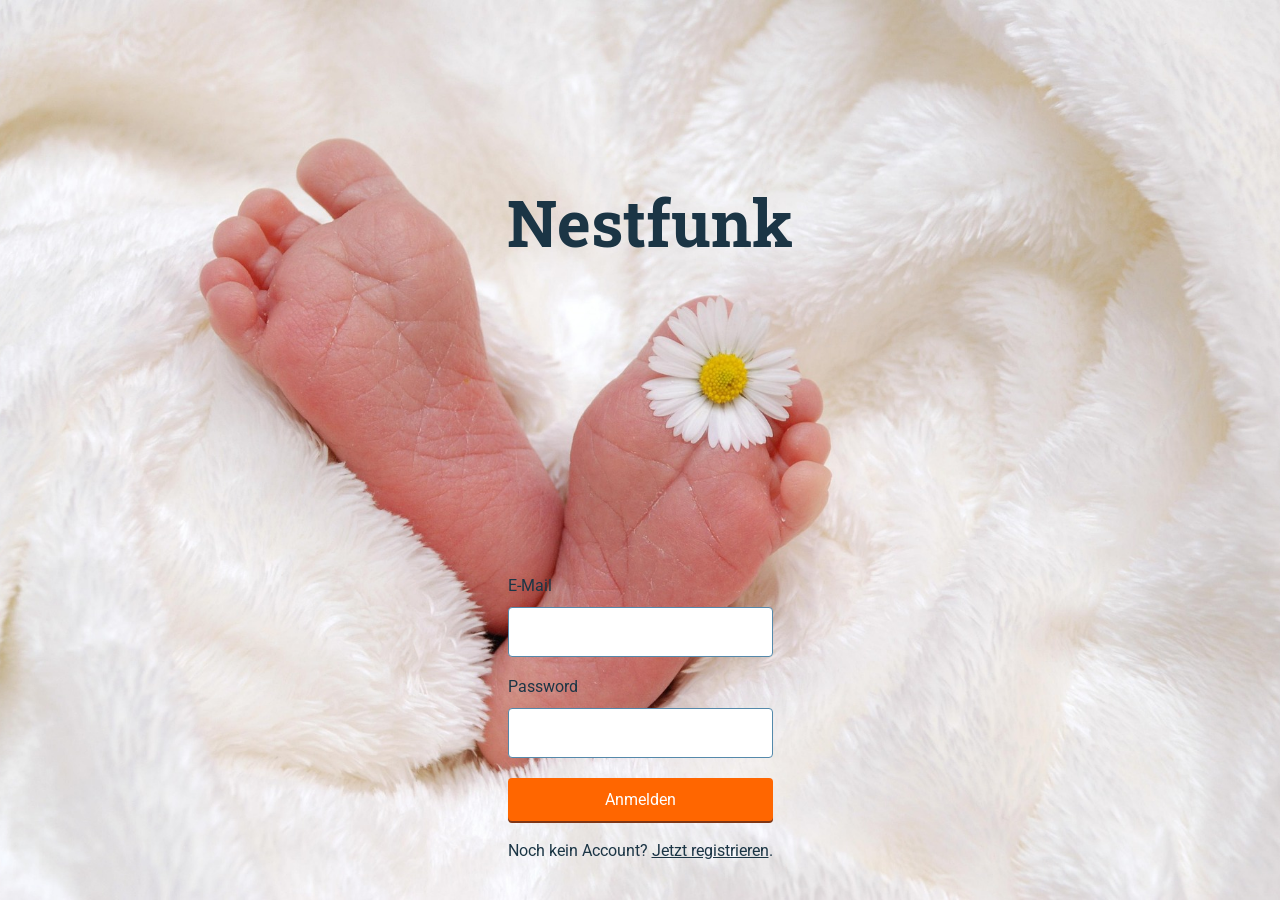
<file: login.html>
<!----------------------------------------------------
* login.html
- Anzeige einer Login-Seite
- Eingabefelder für E-Mail und Passwort
- Link zur Registrierung

* Client-seitiger Code: wird dem Client vom Server bereitgestellt und auf dem Client ausgeführt
* eingebundenes JS: js/login.js
* eingebundenes CSS: css/design_system.css, css/style.css, css/login_register.css
------------------------------------------------------>

<!doctype html>
<html lang="en">
  <head>
    <meta charset="UTF-8" />
    <meta name="viewport" content="width=device-width, initial-scale=1.0" />
    <title>Nestfunk</title>
    <link rel="preconnect" href="https://fonts.googleapis.com" />
    <link rel="preconnect" href="https://fonts.gstatic.com" crossorigin />
    <link
      href="https://fonts.googleapis.com/css2?family=Roboto+Slab:wght@100..900&family=Roboto:ital,wght@0,100..900;1,100..900&display=swap"
      rel="stylesheet"
    />
    <link rel="stylesheet" href="css/design_system.css" />
    <link rel="stylesheet" href="css/style.css" />
    <link rel="stylesheet" href="css/login_register.css" />
  </head>
  <body>
    <div class="login-container">
      <!-- Brand Header -->
      <div class="brand">
        <h1 class="brand-title">Nestfunk</h1>
      </div>

      <!-- Login Form -->
      <form id="loginForm" class="login-form">
        <div class="form-group">
          <label for="email" class="">E-Mail</label>
          <input
            type="email"
            id="email"
            class="form-input"
            placeholder=""
            required
          />
        </div>
        <div class="form-group">
          <label for="password" class="">Password</label>
          <input
            type="password"
            id="password"
            class="form-input"
            placeholder=""
            required
          />
        </div>
        <button type="submit" class="form-button">Anmelden</button>
        <p class="form-link">
          Noch kein Account?
          <a href="register.html">Jetzt registrieren</a>.
        </p>
      </form>
    </div>

    <script src="js/login.js"></script>
  </body>
</html>
</file>
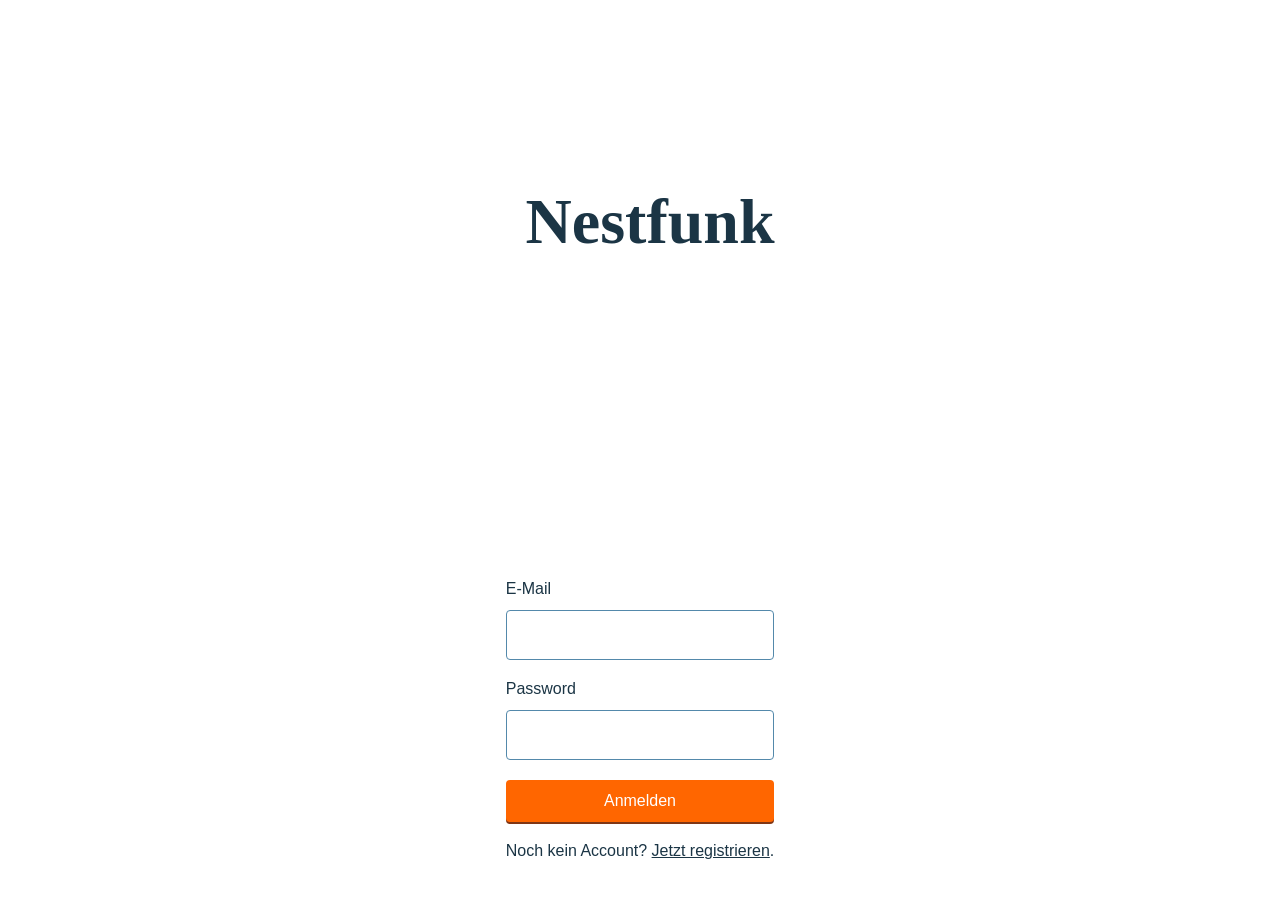
<file: profile.html>
<!--------------------------------------------------------
* profile.html
* - Anzeige und Bearbeitung persönlicher Angaben (Name)
* - Logout-Funktion (in profile.js implementiert)
* - Verbindung zu einem Gerät mittels Geräte-Code
* - Anzeige des Verbindungsstatus
* - Navigation zur Historie, wann das Baby geweint hat (index.html) und zur Playlist (settings.html)

* Client-seitiger Code: wird dem Client vom Server bereitgestellt und auf dem Client ausgeführt
* eingebundenes JS: js/profile.js, ...
* eingebundenes CSS: css/design_system.css, css/style.css, css/nav.css, css/profile.css
* Haupt-Funktionalitäten:
---------------------------------------------------------->

<!doctype html>
<html lang="en">
  <head>
    <meta charset="UTF-8" />
    <meta name="viewport" content="width=device-width, initial-scale=1.0" />
    <title>Profil</title>
    <link rel="preconnect" href="https://fonts.googleapis.com" />
    <link rel="preconnect" href="https://fonts.gstatic.com" crossorigin />
    <link
      href="https://fonts.googleapis.com/css2?family=Roboto+Slab:wght@100..900&family=Roboto:ital,wght@0,100..900;1,100..900&display=swap"
      rel="stylesheet"
    />
    <link rel="stylesheet" href="css/design_system.css" />
    <link rel="stylesheet" href="css/style.css" />
    <link rel="stylesheet" href="css/nav.css" />
    <link rel="stylesheet" href="css/profile.css" />
  </head>
  <body>
    <a
      href="profile.html"
      class="profile-shortcut profile-shortcut-active"
      aria-label="Profil"
    >
      <svg class="profile-shortcut-icon" viewBox="0 0 24 24">
        <path
          d="M12 12c2.7 0 4.8-2.1 4.8-4.8S14.7 2.4 12 2.4 7.2 4.5 7.2 7.2 9.3 12 12 12zm0 2.4c-3.2 0-9.6 1.6-9.6 4.8v2.4h19.2v-2.4c0-3.2-6.4-4.8-9.6-4.8z"
        />
      </svg>
      Profil
    </a>

    <div class="profile-container">
      <h1>Profil</h1>

      <div class="profile-section">
        <h5>Persönliche Angaben</h5>

        <div class="">
          <label for="userName">Name</label>
          <input type="text" id="userName" class="" value="..." />
        </div>
        <button onclick="logout()" class="logout-btn">Logout</button>
      </div>

      <!-- Device connection section -->
      <div class="profile-section">
        <h5>Gerät verbinden</h5>

        <div id="deviceStatus" class="device-status">
          <!-- Filled by JS -->
        </div>

        <div id="connectForm" class="device-connect-form">
          <label for="deviceCode">Geräte-Code</label>
          <div class="device-input-row">
            <input type="text" id="deviceCode" placeholder="z.B. 1234" />
            <button onclick="connectDevice()" class="connect-btn">
              Verbinden
            </button>
          </div>
        </div>
      </div>
    </div>

    <nav class="nav">
      <a href="index.html" class="nav-link"> Statistik </a>
      <a href="settings.html" class="nav-link"> Playlist </a>
    </nav>

    <script src="js/profile.js"></script>
  </body>
</html>
</file>
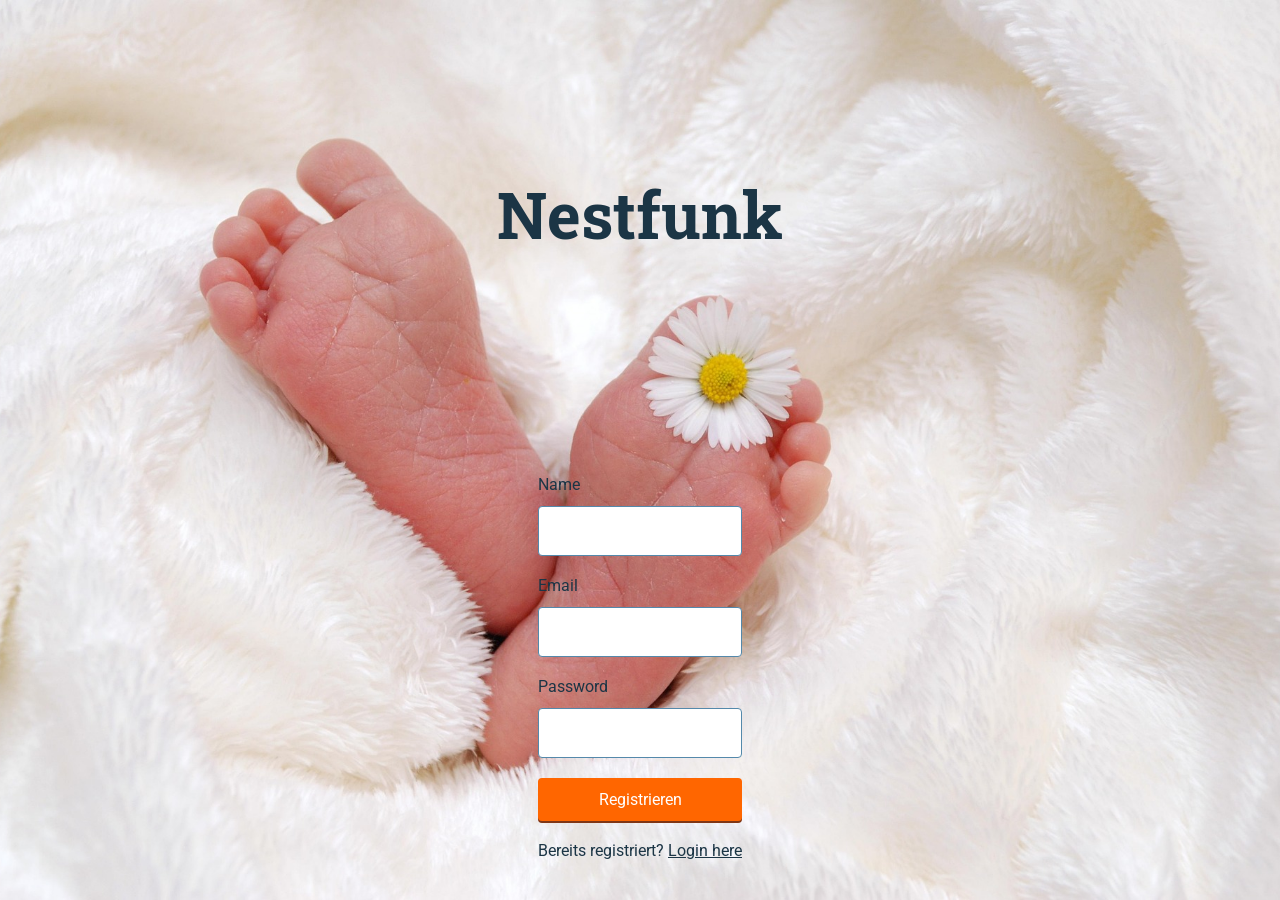
<file: register.html>
<!--------------------------------------------------------
* register.html
- Registrierungsformular mit Name, Email und Passwort
- Formularvalidierung (required Felder)
- Link zur Login-Seite

* Client-seitige Datei: wird dem Client vom Server bereitgestellt und auf dem Client ausgeführt
* verlinkt in: login.html
* eingebundenes JS: js/register.js
* eingebundenes CSS: css/design_system.css, css/style.css, css/login_register.css
---------------------------------------------------------->

<!doctype html>
<html lang="en">
  <head>
    <meta charset="UTF-8" />
    <meta name="viewport" content="width=device-width, initial-scale=1.0" />
    <title>Nestfunk</title>
    <link rel="preconnect" href="https://fonts.googleapis.com" />
    <link rel="preconnect" href="https://fonts.gstatic.com" crossorigin />
    <link
      href="https://fonts.googleapis.com/css2?family=Roboto+Slab:wght@100..900&family=Roboto:ital,wght@0,100..900;1,100..900&display=swap"
      rel="stylesheet"
    />
    <link rel="stylesheet" href="css/design_system.css" />
    <link rel="stylesheet" href="css/style.css" />
    <link rel="stylesheet" href="css/login_register.css" />
  </head>
  <body>
    <div class="login-container">
      <div class="brand">
        <h2 class="brand-title">Nestfunk</h2>
      </div>
      <form id="registerForm" class="login-form">
        <div class="form-group">
          <label for="name" class="form-label">Name</label>
          <input
            type="text"
            id="name"
            class="form-input"
            placeholder=""
            required
          />
        </div>
        <div class="form-group">
          <label for="email" class="form-label">Email</label>
          <input
            type="email"
            id="email"
            class="form-input"
            placeholder=""
            required
          />
        </div>

        <div class="form-group">
          <label for="password" class="form-label">Password</label>
          <input
            type="password"
            id="password"
            class="form-input"
            placeholder=""
            required
          />
        </div>
        <button type="submit" class="form-button">Registrieren</button>
        <p class="form-link">
          Bereits registriert? <a href="login.html">Login here</a>
        </p>
      </form>
    </div>
    <script src="js/register.js"></script>
  </body>
</html>
</file>
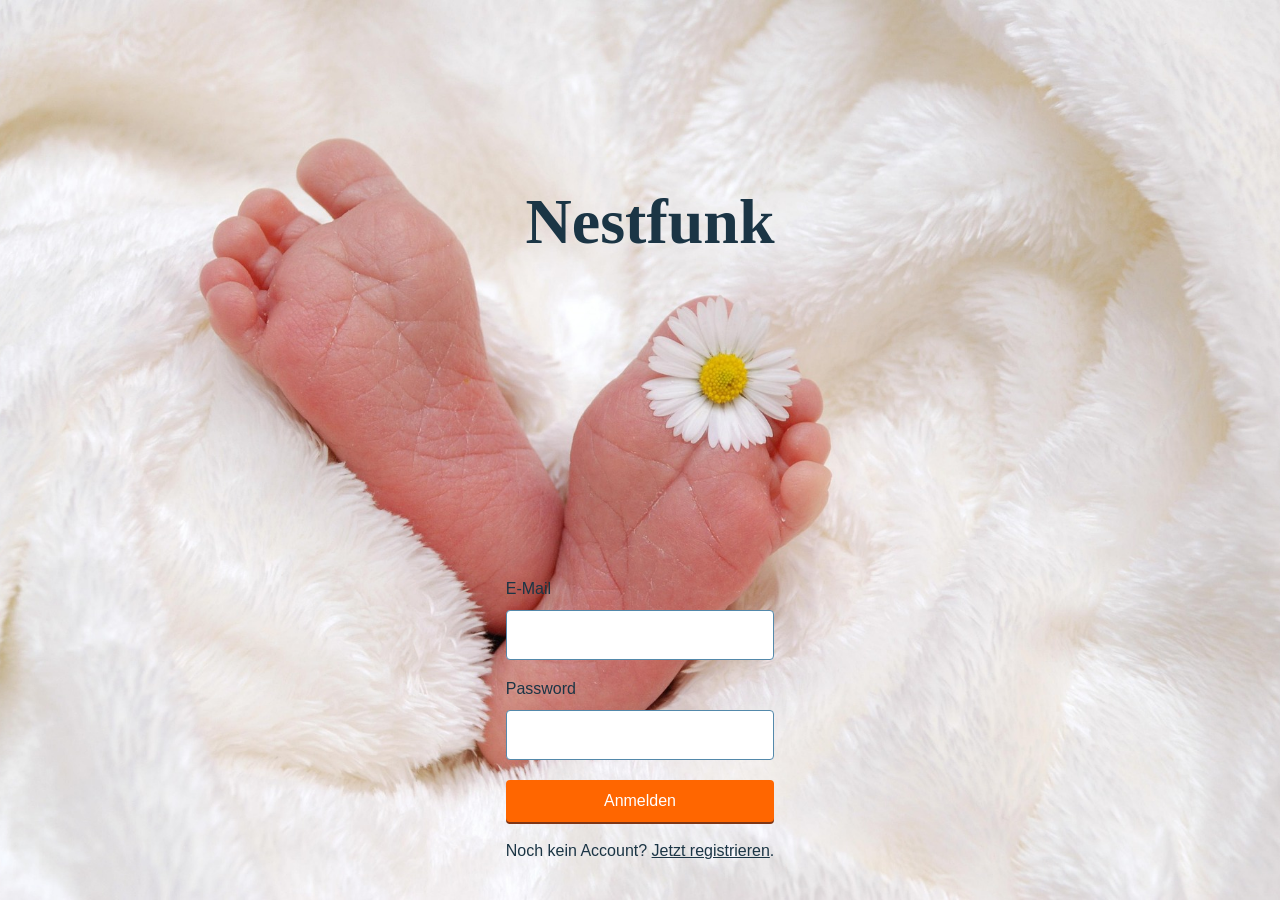
<file: settings.html>
<!---------------------------------------------------------
* settings.html
- Anzeige einer Playlist-Tabelle mit Tracks 
- für jedes Gerät könnnen individuelle Tracks ausgewählt werden
- Navigation zwischen Sensordata und Playlist
- Verlinkung zur Profilseite

* Client-seitiger Code: wird dem Client vom Server bereitgestellt und auf dem Client ausgeführt
* verlinkt in: index.html, profile.html
* eingebundenes JS: js/settings.js
* eingebundenes CSS: css/design_system.css, css/style.css, css/nav.css, css/scoreboard.css
---------------------------------------------------------->

<!doctype html>
<html lang="en">
  <head>
    <meta charset="UTF-8" />
    <meta name="viewport" content="width=device-width, initial-scale=1.0" />
    <title>Playlist</title>
    <link rel="preconnect" href="https://fonts.googleapis.com" />
    <link rel="preconnect" href="https://fonts.gstatic.com" crossorigin />
    <link
      href="https://fonts.googleapis.com/css2?family=Roboto+Slab:wght@100..900&family=Roboto:ital,wght@0,100..900;1,100..900&display=swap"
      rel="stylesheet"
    />
    <link rel="stylesheet" href="css/design_system.css" />
    <link rel="stylesheet" href="css/style.css" />
    <link rel="stylesheet" href="css/nav.css" />
    <link rel="stylesheet" href="css/scoreboard.css" />
  </head>
  <body>
    <a href="profile.html" class="profile-shortcut" aria-label="Profil">
      <svg class="profile-shortcut-icon" viewBox="0 0 24 24">
        <path
          d="M12 12c2.7 0 4.8-2.1 4.8-4.8S14.7 2.4 12 2.4 7.2 4.5 7.2 7.2 9.3 12 12 12zm0 2.4c-3.2 0-9.6 1.6-9.6 4.8v2.4h19.2v-2.4c0-3.2-6.4-4.8-9.6-4.8z"
        />
      </svg>
      Profil
    </a>

    <h1>Playlist</h1>
    <div class="scoreboard-container">
      <table class="scoreboard-table">
        <thead>
          <tr>
            <th>Track</th>
            <th>Ausgewählt</th>
          </tr>
        </thead>
        <tbody id="tracks-body">
          <!-- Data will be inserted here via JavaScript -->
        </tbody>
      </table>
    </div>

    <!-- Shown when no device is connected -->
    <div id="noDeviceState" class="empty-state" style="display: none">
      <p>
        Um die Playlist anzupassen, verbinde ein Babyphone auf der
        <a href="profile.html"> Profilseite</a>.
      </p>
    </div>

    <nav class="nav">
      <a href="index.html" class="nav-link"> Statistik </a>
      <a href="settings.html" class="nav-link nav-link-active"> Playlist </a>
    </nav>

    <script src="js/settings.js"></script>
  </body>
</html>
</file>
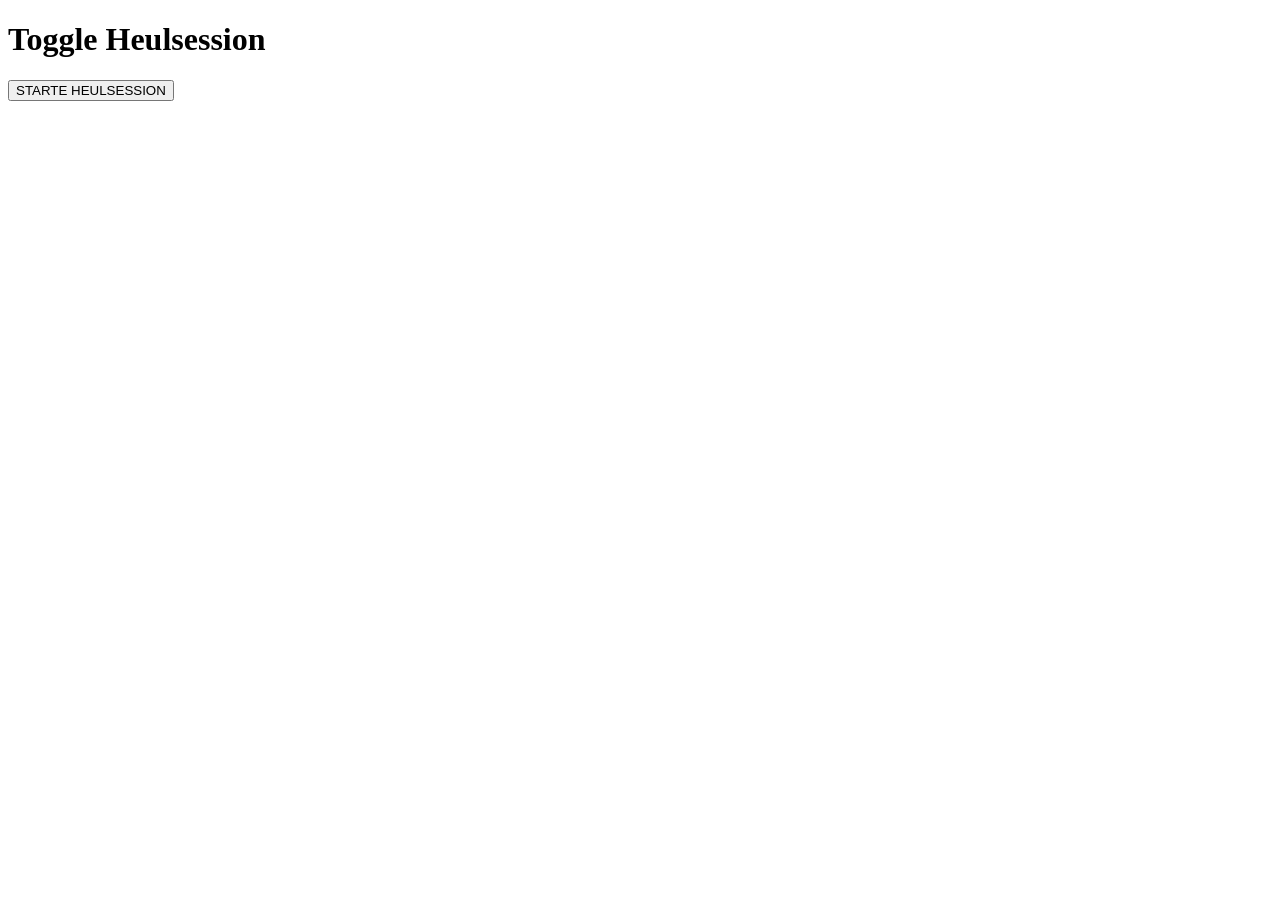
<file: mc/simulate_mc.html>
<!-- erstelle mir ein HTML Taster (toggle). Immer wenn sich der button state ändert (1 oder 0), wird entsprechend ein HTTP-Qequest (POST) gestellt an ../db/load.php.
load.php erwartet einen JSON string mit einem Wert namens "wert". Dieser ist je nach Toggle state der Buttons entweder1 oder 0.
Bau mir bitte ein entsprecehndes HTML mit integriertem JavaScript (mit fetch(...)-Funktion für den HTTP-Request an load.php)). 
Damit ich in JavaScript direkt in der Console sehen kann, ob der HTTP-Request geklappt hat, möchte ich die Antwort des Requests in einer variable "response" speichern. Nimm folgendes Muster:
const response = await fetch("api/login.php", { method: "POST", ....
und
const result = await response.json();
console.log(result);
Bitte beachte, dass es sich hier um eine asynchrone Verarbeitung handelt.
CSS bitte komplett weglassen.   -->

<!doctype html>
<html lang="de">
  <head>
    <meta charset="UTF-8" />
    <meta name="viewport" content="width=device-width, initial-scale=1.0" />
    <title>Toggle Heulsession</title>
  </head>
  <body>
    <h1>Toggle Heulsession</h1>
    <button id="toggleBtn">STARTE HEULSESSION</button>

    <script>
      const toggleBtn = document.getElementById("toggleBtn");
      let is_heulsession = 0; // Toggle Button: 0 = AUS, 1 = AN
      let heulsession_id = null; // Variable zum Speichern der Session-ID

      toggleBtn.addEventListener("click", async () => {
        is_heulsession = is_heulsession === 0 ? 1 : 0;
        toggleBtn.textContent =
          is_heulsession === 1 ? "BEENDE HEULSESSION" : "STARTE HEULSESSION";

        try {
          console.log(
            "is_heulsession:",
            is_heulsession,
            "session_id:",
            heulsession_id,
          );
          const response = await fetch("../db/load.php", {
            method: "POST",
            headers: {
              "Content-Type": "application/json",
            },
            body: JSON.stringify({
              is_heulsession: is_heulsession,
              heulsession_id: heulsession_id, // Senden der Session-ID im Request-Body
            }),
          });

          const result = await response.json();
          console.log(result);
          heulsession_id = result.heulsession_id; // Speichern der Session-ID aus der Antwort
        } catch (error) {
          console.error("Fehler:", error);
        }
      });
    </script>
  </body>
</html>
</file>
<file: css/design_system.css>
/********************************************************
 * css/design_system.css
 * Eingebunden in: index.html, profile.html, settings.html, login.html, register.html
 *********************************************************/

/* IM Primitives */
:root {
  /* Mode 1 */
  /* color */
  --color-blue-100: #c9eaff;
  --color-blue-300: #83bade;
  --color-blue-500: #5489ab;
  --color-blue-700: #2f5b77;
  --color-blue-900: #1b3545;
  --color-grayscale-black: #000000;
  --color-grayscale-white: #ffffff;
  --color-orange-100: #ffb391;
  --color-orange-300: #ff8f5e;
  --color-orange-500: #ff6724;
  --color-orange-700: #bf5020;
  --color-orange-900: #803615;
  --color-red-100: #ffabbe;
  --color-red-300: #ff7898;
  --color-red-500: #ff003c;
  --color-red-700: #bf1f44;
  --color-red-900: #661629;
  --color-turquoise-100: #abfff7;
  --color-turquoise-300: #78fff1;
  --color-turquoise-500: #00d9c4;
  --color-turquoise-700: #31998f;
  --color-turquoise-900: #16665e;
  /* string */
  --type-family-body: "Roboto", sans-serif;
  --type-family-heading: "Roboto Slab", serif;
  --type-weight-body: Regular;
  --type-weight-heading: Medium;
  --type-weight-label: Medium;
  --type-weight-label-s: Semibold;
}
/* IM Responsive */
:root {
  /* mobile */
  /* number */
  --border-radius-s: 0.5rem;
  --border-radius-m: 1rem;
  --border-radius-l: 2rem;
  --border-width-s: 0.0625rem;
  --border-width-m: 0.1875rem;
  --border-width-l: 0.3125rem;
  --spacing-xxxxs: 0.25rem;
  --spacing-xxxs: 0.5rem;
  --spacing-xxs: 0.75rem;
  --spacing-xs: 1rem;
  --spacing-s: 1.25rem;
  --spacing-m: 1.5rem;
  --spacing-l: 1.75rem;
  --spacing-xl: 2rem;
  --spacing-xxl: 2.25rem;
  --spacing-xxxl: 2.5rem;
  --spacing-j: 3rem;
  --spacing-xj: 3.5rem;
  --spacing-xxj: 4rem;
  --spacing-xxxj: 4.5rem;
  --type-line-height-body-s: 1.0938rem;
  --type-line-height-body: 1.25rem;
  --type-line-height-h6: 1.625rem;
  --type-line-height-h5: 1.75rem;
  --type-line-height-body-l: 1.875rem;
  --type-line-height-h4: 2rem;
  --type-line-height-h3: 2.5rem;
  --type-line-height-h2: 3rem;
  --type-line-height-h1: 4rem;
  --type-paragraph-spacing-body-s: var(--spacing-xxxs);
  --type-paragraph-spacing-body: var(--spacing-xxs);
  --type-paragraph-spacing-h6: var(--spacing-xxs);
  --type-paragraph-spacing-body-l: var(--spacing-xs);
  --type-paragraph-spacing-h5: var(--spacing-xs);
  --type-paragraph-spacing-h3: var(--spacing-s);
  --type-paragraph-spacing-h4: var(--spacing-s);
  --type-paragraph-spacing-h1: var(--spacing-m);
  --type-paragraph-spacing-h2: var(--spacing-m);
  --type-size-body-s: 0.875rem;
  --type-size-body: 1rem;
  --type-size-h6: 1.25rem;
  --type-size-body-l: 1.5rem;
  --type-size-h5: 1.5rem;
  --type-size-h4: 1.75rem;
  --type-size-h3: 2rem;
  --type-size-h2: 2.5rem;
  --type-size-h1: 3rem;
}
/* IM Brand */
:root {
  /* light */
  /* color */
  --color-neutral-background: var(--color-blue-100);
  --color-neutral-black: var(--color-grayscale-black);
  --color-neutral-line: var(--color-blue-500);
  --color-neutral-line-light: var(--color-blue-300);
  --color-neutral-text: var(--color-blue-900);
  --color-neutral-text-inverted: var(--color-grayscale-white);
  --color-neutral-text-light: var(--color-blue-700);
  --color-neutral-white: var(--color-grayscale-white);
  --color-primary-default: var(--color-orange-500);
  --color-primary-hover: var(--color-orange-300);
  --color-primary-shadow: var(--color-orange-900);
  --color-secondary-default: var(--color-turquoise-500);
  --color-secondary-hover: var(--color-turquoise-300);
  --color-secondary-shadow: var(--color-turquoise-900);
  --color-status-error-background: var(--color-red-100);
  --color-status-error-border: var(--color-red-700);
  --color-status-error-text: var(--color-red-900);
  --color-status-success-background: var(--color-turquoise-100);
  --color-status-success-border: var(--color-turquoise-700);
  --color-status-success-text: var(--color-turquoise-900);
  --color-status-warning-background: var(--color-orange-100);
  --color-status-warning-border: var(--color-orange-700);
  --color-status-warning-text: var(--color-orange-900);
}
</file>
<file: css/style.css>
/*********************************************************
 * css/style.css
 * - definiert allgemeine Stile, Farben, Typo, Layout
 * Eingebunden in: index.html, profile.html, login.html
 *********************************************************/

/* General Reset */
* {
  margin: 0;
  padding: 0;
  box-sizing: border-box;
  font-family: var(--type-family-body);
}

/* Body Styling */
body {
  background-color: var(--color-neutral-background);
  min-height: 100vh;
  width: 100vw;
  overflow-x: hidden;
  font-family: var(--type-family-body);
  padding-bottom: 130px;
}

h1 {
  font-size: var(--type-size-h1);
  line-height: var(--type-line-height-h1);
  color: var(--color-neutral-text);
  font-family: var(--type-family-heading);
  margin: var(--spacing-s);
}

h2 {
  font-size: var(--type-size-h2);
  line-height: var(--type-line-height-h2);
  color: var(--color-neutral-text);
  font-family: var(--type-family-heading);
  margin: var(--spacing-s);
}

h3 {
  font-size: var(--type-size-h3);
  line-height: var(--type-line-height-h3);
  color: var(--color-neutral-text);
  font-family: var(--type-family-heading);
  margin: var(--spacing-s);
}

h4 {
  font-size: var(--type-size-h4);
  line-height: var(--type-line-height-h4);
  color: var(--color-neutral-text);
  font-family: var(--type-family-heading);
  margin: var(--spacing-s);
}

h5 {
  font-size: var(--type-size-h5);
  line-height: var(--type-line-height-h5);
  color: var(--color-neutral-text);
  font-family: var(--type-family-heading);
  margin-bottom: var(--spacing-s);
}

a {
  color: var(--color-neutral-text);
}

p {
  color: var(--color-neutral-text);
}

input {
  width: 100%;
  padding: 8px;
  border: 1px solid #ddd;
  border-radius: 4px;
  height: 50px;
  font-family: var(--type-family-body);
  color: var(--color-neutral-text);
  border: 1px solid var(--color-neutral-line);
}

input[type="checkbox"] {
  width: 20px;
  height: 20px;
  appearance: none;
  -webkit-appearance: none;
  border: 2px solid var(--color-neutral-line);
  border-radius: 4px;
  background: white;
  cursor: pointer;
  position: relative;
}

input[type="checkbox"]:checked {
  background: var(--color-primary-default);
  border-color: var(--color-primary-default);
}

input[type="checkbox"]:checked::after {
  content: "";
  position: absolute;
  left: 5px;
  top: 2px;
  width: 4px;
  height: 8px;
  border: solid white;
  border-width: 0 2px 2px 0;
  transform: rotate(45deg);
}

label {
  display: block;
  font-family: var(--type-family-body);
  color: var(--color-neutral-text);
  font-weight: var(--type-weight-label);
  padding-bottom: var(--spacing-xxs);
}

th {
  color: var(--color-neutral-text);
  font-weight: var(--type-weight-body);
}

td {
  color: var(--color-neutral-text);
}

.chart-container {
  max-width: 600px;
  margin: 0 auto;
  padding: 20px;
}

.empty-state {
  max-width: 600px;
  margin: 0 auto;
  padding: 0 20px 10px;
  text-align: left;
}

.empty-state p {
  font-size: var(--type-size-body);
  color: var(--color-neutral-text);
  margin-bottom: 12px;
}

.seed-btn-small {
  padding: 6px 16px;
  background-color: #fff;
  color: var(--color-neutral-text);
  border: 1px solid var(--color-neutral-line);
  border-radius: 20px;
  cursor: pointer;
  font-size: 14px;
  font-family: var(--type-family-body);
}

.seed-btn-small:hover {
  background-color: #f5f5f5;
}

.seed-btn-small:disabled {
  opacity: 0.5;
  cursor: not-allowed;
}

/* Desktop: align h1 with the centered content blocks */
@media (min-width: 600px) {
  h1 {
    max-width: 600px;
    margin-left: auto;
    margin-right: auto;
    padding-left: 20px;
  }
}
</file>
<file: css/login_register.css>
/********************************************************
 * css/login_register.css
 * Eingebunden in: login.html, register.html
 *********************************************************/

/* Remove body padding on login/register pages so the background fills full height */
body:has(.login-container) {
  padding-bottom: 0;
}

/* Login Container */
.login-container {
  display: flex;
  flex-direction: column;
  justify-content: space-between; /* Space between header and form */
  background: white;
  padding: 20px;
  width: 100%;
  min-height: 100vh;
  text-align: center;
  background-image: url(../assets/background.jpg);
  background-size: cover;
  background-position: center;
  background-repeat: no-repeat;
}

/* Header and Brand */
.brand {
  margin-top: 150px;
}

.brand-title {
  font-size: 64px;
  font-weight: bold;
  color: var(--color-neutral-text);
  font-family: var(--type-family-heading);
}

/* Form Styling */
.login-form {
  margin-top: auto;
  margin-bottom: 20px;
  text-align: center;
}

.form-group {
  text-align: left;
  padding-bottom: var(--spacing-s);
}

/* Button Styling */
.form-button {
  width: 100%;
  padding: 12px;
  font-size: 16px;
  font-weight: var(--type-weight-label);
  color: white;
  background-color: #ff6600;
  border: none;
  border-radius: 4px;
  cursor: pointer;
  transition: background-color 0.3s ease;
  box-shadow: 0px 2px 0px #803615;
}

.form-button:hover {
  background-color: #e65a00;
}

.form-link {
  font-size: var(--type-size-body);
  margin-top: var(--spacing-s);
}

/* Desktop: constrain form and container width */
@media (min-width: 600px) {
  .login-form {
    max-width: 600px;
    margin-left: auto;
    margin-right: auto;
  }
}
</file>
<file: css/nav.css>
.nav {
  /********************************************************
 * css/nav.css
 * Eingebunden in: index.html
 *********************************************************/

  width: 80%;
  max-width: 720px;
  height: 72px;
  padding: 4px 8px;
  display: flex;
  justify-content: space-between;
  align-items: center;
  position: fixed;
  bottom: 30px;
  left: 0;
  right: 0;
  margin: 0 auto;
}

.nav-link {
  flex: 1;
  height: 60px;
  text-align: center;
  color: var(--color-neutral-text);
  font-size: 16px;
  font-family: var(--type-family-body);
  font-weight: 500;
  line-height: 20px;
  text-decoration: none;
  display: flex;
  align-items: center;
  justify-content: center;
  background: var(--color-neutral-white);
  border-radius: 0;
  box-shadow: 0px 2px 0px #83bade;
}

.nav-link:first-child {
  border-radius: 16px 0 0 16px;
}

.nav-link:last-child {
  border-radius: 0 16px 16px 0;
}

.nav-link-active {
  color: var(--color-primary-default);
}

.profile-shortcut {
  position: fixed;
  top: 16px;
  right: 16px;
  height: 44px;
  padding: 0 14px;
  border-radius: 16px;
  background: white;
  color: var(--color-neutral-text);
  display: flex;
  align-items: center;
  justify-content: center;
  gap: 6px;
  text-decoration: none;
  font-size: 14px;
  font-family: var(--type-family-body);
  font-weight: 500;
  box-shadow: 0px 2px 0px #83bade;
  z-index: 1000;
}

.profile-shortcut-icon {
  width: 18px;
  height: 18px;
  fill: currentColor;
}

.profile-shortcut-active {
  color: var(--color-primary-default);
}
</file>
<file: css/profile.css>
/*********************************************************
 * css/profile.css
 * Eingebunden in: profile.html
 *********************************************************/

.profile-container {
  max-width: 600px;
  margin: 0 auto;
}

.profile-header-row {
  display: flex;
  justify-content: space-between;
  align-items: center;
  margin-bottom: 30px;
}

.profile-section {
  padding: 20px;
  margin-bottom: 30px;
}

.activities-section {
  padding: 20px;
}

.activities-table {
  width: 100%;
  border-collapse: collapse;
  text-align: left;
}

.activities-table th {
  text-align: left;
  color: var(--color-neutral-text);
}

.activities-table td {
  padding-bottom: 12px;
  padding-top: 12px;
}

.score {
  font-size: var(--type-size-body);
  color: var(--color-status-success-text);
  font-weight: var(--type-weight-label);
}

.logout-btn {
  padding: 8px 16px;
  background-color: var(--color-status-error-background);
  color: var(--color-status-error-text);
  border-radius: 4px;
  cursor: pointer;
  margin-top: 10px;
  border: 1px solid var(--color-status-error-border);
}

.score-container {
  text-align: right;
  margin-right: 18px;
}

.device-status {
  margin-bottom: 16px;
}

.device-badge {
  display: inline-flex;
  align-items: center;
  gap: 8px;
  padding: 8px 14px;
  background-color: var(--color-status-success-background);
  border: 1px solid var(--color-status-success-border);
  border-radius: 20px;
  font-size: var(--type-size-body-s);
  color: var(--color-status-success-text);
  margin-bottom: 8px;
}

.device-badge-none {
  background-color: var(--color-status-warning-background);
  border-color: var(--color-status-warning-border);
  color: var(--color-status-warning-text);
}

.disconnect-btn {
  background: none;
  border: none;
  cursor: pointer;
  font-size: 16px;
  padding: 0 0 0 4px;
  line-height: 1;
  color: var(--color-status-error-text);
}

.device-connect-form {
  margin-top: 8px;
}

.device-input-row {
  display: flex;
  gap: 8px;
  align-items: stretch;
}

.device-input-row input {
  flex: 1;
}

.connect-btn {
  padding: 8px 20px;
  background-color: var(--color-primary-default);
  color: var(--color-neutral-text-inverted);
  border: none;
  border-radius: 4px;
  cursor: pointer;
  font-family: var(--type-family-body);
  font-weight: var(--type-weight-label);
  white-space: nowrap;
}

.connect-btn:hover {
  background-color: var(--color-primary-hover);
}
</file>
<file: css/scoreboard.css>
/*********************************************************
 * css/scoreboard.css
 * Eingebunden in: settings.html
 *********************************************************/

.scoreboard-container {
  margin: 20px;
}

.scoreboard-table {
  width: 100%;
  max-width: 600px;
  margin: 20px auto;
  border-collapse: collapse;
}

.scoreboard-table th,
.scoreboard-table td {
  padding: 12px;
  text-align: left;
}

.scoreboard-table th {
  background-color: none;
  color: var(--color-neutral-text);
}

.friend-section {
  max-width: 600px;
  margin: 20px auto;
  padding: 20px;
}

.friend-form {
  display: flex;
  flex-direction: column;
  gap: 10px;
}

.friend-form button {
  width: 100%;
  padding: 8px 16px;
  background-color: var(--color-neutral-text);
  color: white;
  border: none;
  border-radius: 4px;
  cursor: pointer;
  height: 50px;
}

.friend-form button:hover {
  background-color: var(--color-blue-300);
}

.delete-checkbox {
  width: 20px;
  height: 20px;
  cursor: pointer;
}

.delete-btn {
  padding: 8px 16px;
  background-color: var(--color-status-error-background);
  border: 1px solid var(--color-status-error-border);
  color: var(--color-status-error-text);
  border-radius: 4px;
  cursor: pointer;
}

.delete-btn:hover {
  background-color: #ffcdd2;
}

.delete-column input[type="checkbox"] {
  cursor: pointer;
}

.delete-column input[type="checkbox"]:disabled {
  cursor: not-allowed;
  opacity: 0.5;
}

.btn-mitglied {
  margin-top: 10px;
}

.friend-input-container {
  position: relative;
}

.search-dropdown {
  position: absolute;
  top: 100%;
  left: 0;
  right: 0;
  background: white;
  border: 1px solid var(--color-neutral-line);
  border-radius: 4px;
  margin-top: 4px;
  max-height: 200px;
  overflow-y: auto;
  z-index: 1000;
  box-shadow: 0 2px 4px rgba(0, 0, 0, 0.1);
}

.search-dropdown-item {
  padding: 12px;
  cursor: pointer;
  border-bottom: 1px solid var(--color-neutral-line-light);
  display: flex;
  flex-direction: column;
}

.search-dropdown-item:hover {
  background-color: var(--color-neutral-background);
}

.search-dropdown-item:last-child {
  border-bottom: none;
}

.search-dropdown-name {
  font-weight: var(--type-weight-label);
  color: var(--color-neutral-text);
}

.search-dropdown-email {
  font-size: var(--type-size-body-s);
  color: var(--color-neutral-text-light);
}
</file>
